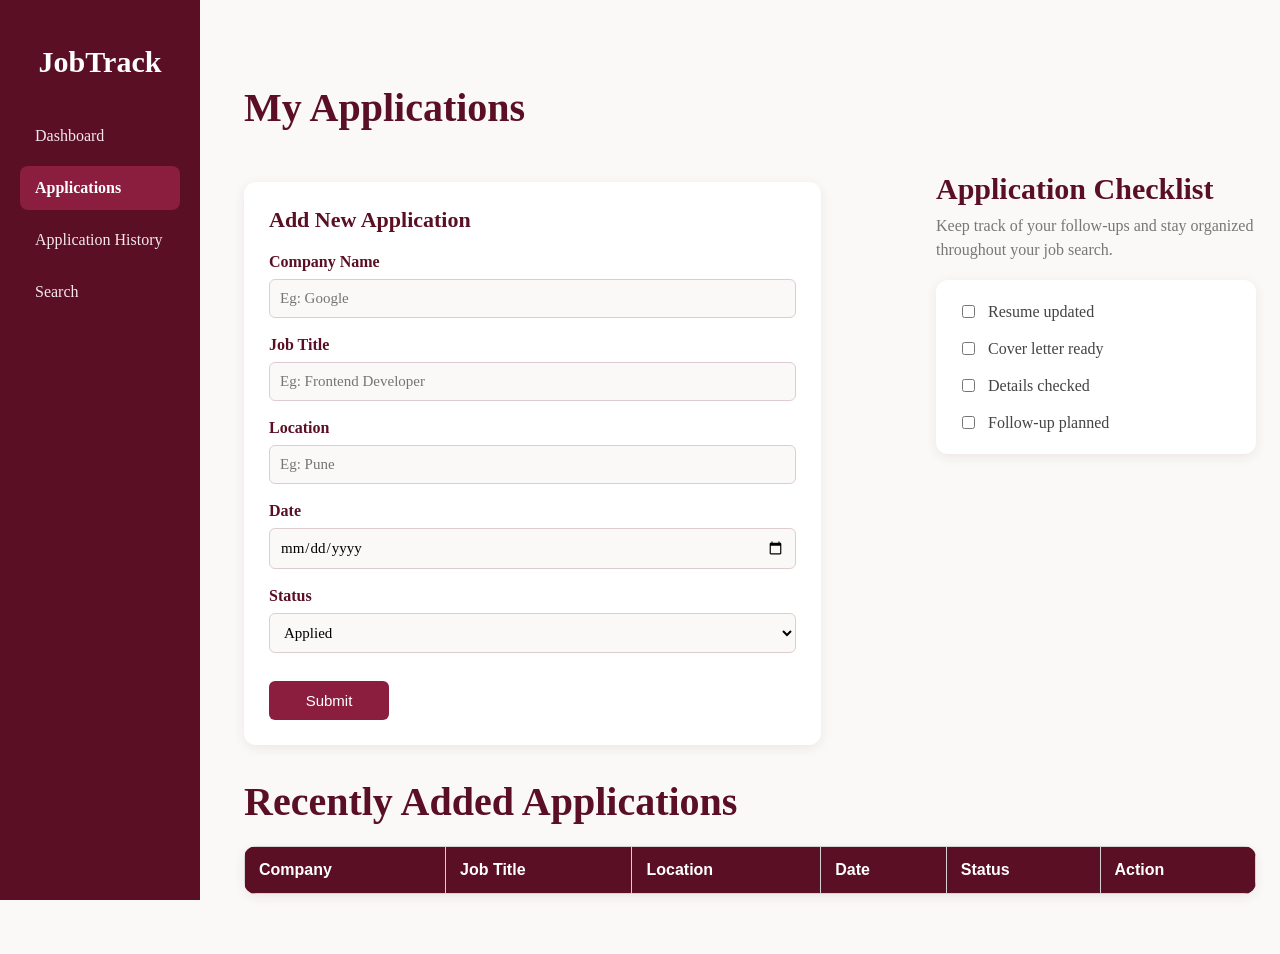
<file: application.html>
<!DOCTYPE html>
<html lang="en">
<head>
    <meta charset="UTF-8">
    <meta name="viewport" content="width=device-width, initial-scale=1.0">
    <title>JobTrack | Applications</title>
    <link rel="stylesheet" href="style.css">
</head>
<body>
     <aside class="sidebar">
    <h1>JobTrack</h1>
        <a href="index.html">Dashboard</a>
        <a href="application.html">Applications</a>
         <a href="history.html">Application History</a>
          <a href="search.html">Search</a>
</aside>
<main>
<section id="applications" class="section">
             <h2>My Applications</h2>
             <div class="application-layout">
    <form id="applicationForm" action="">
        <h3>Add New Application</h3>
        <label for="cname">Company Name </label><input type="text" id="cname" placeholder="Eg: Google" required>
        <label for="jobtitle">Job Title </label><input type="text" id="jobtitle" placeholder="Eg: Frontend Developer" required> 
        <label for="location">Location </label><input type="text" id="location" placeholder="Eg: Pune" required> 
        <label for="date">Date </label><input type="date" id="date" required> 
      <label for="status"> Status </label>
        <select id="status"> 
        <option value="Applied">Applied</option>
        <option value="Interview">Interview</option>
        <option value="Rejected">Rejected</option>
        <option value="Offer">Offer</option>
    </select>
        <button type="submit">Submit</button>
    </form>
    <div class="checklist-container">
    <h3>Application Checklist</h3>
    <p>
Keep track of your follow-ups and stay organized throughout your job search.</p>
    <div class="checklist">
        <label><input type="checkbox"> Resume updated</label>
        <label><input type="checkbox"> Cover letter ready</label>
        <label><input type="checkbox"> Details checked</label>
        <label><input type="checkbox"> Follow-up planned</label>
    </div>
</div>
    </section>
    <section id="history" class="section">
<h2 class="table-heading">Recently Added Applications</h2>
    <table id="applicationTableBody">
        <thead>
      <tr>
        <th>Company</th>
        <th>Job Title</th>
        <th>Location</th>
        <th>Date</th>
        <th>Status</th>
        <th>Action</th>
      </tr>
    </thead>
    <tbody id="applicationList">
    </tbody>
    </table> <br><br>
    </section>
</main>
        <script src="script.js"></script>
</body>
</html>
</file>
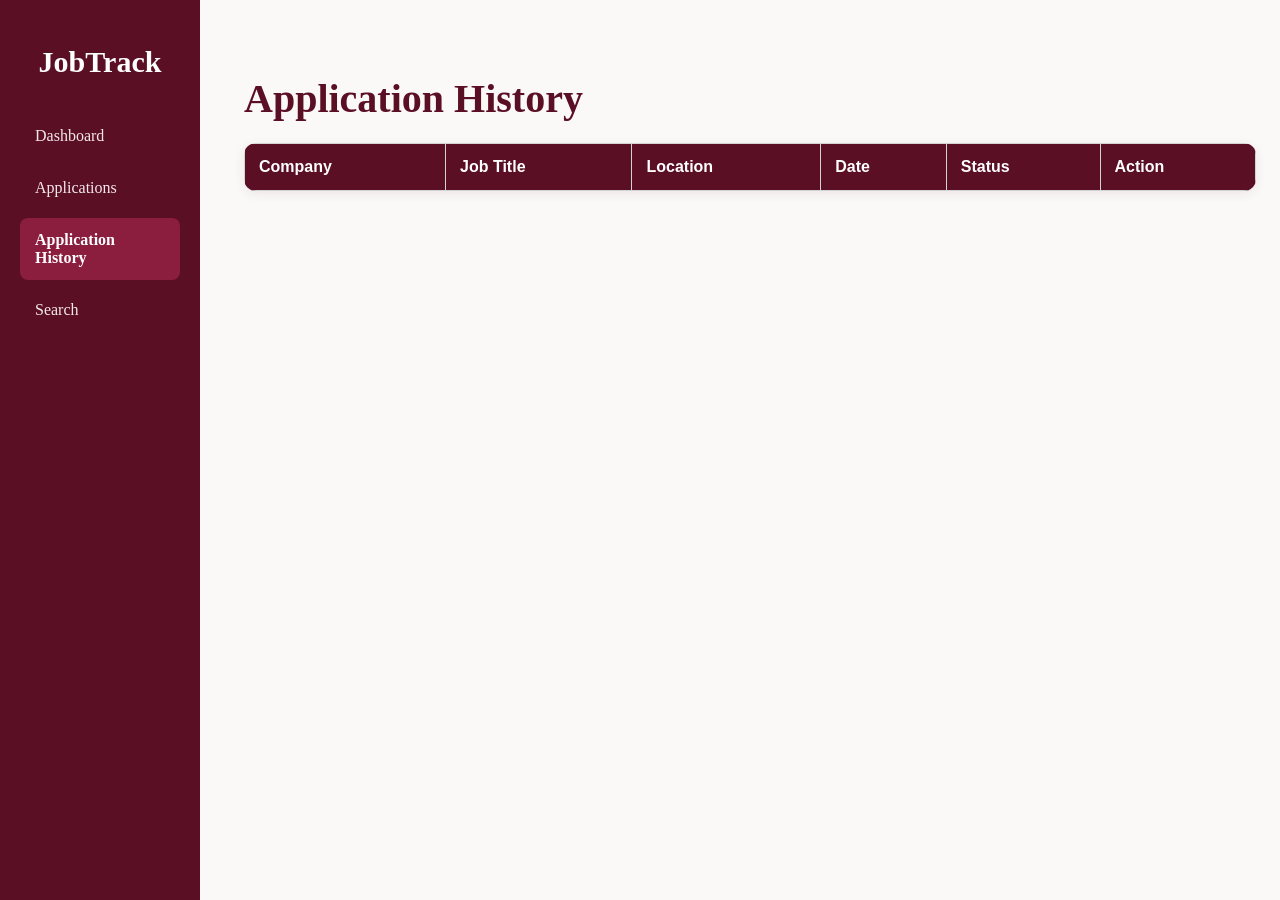
<file: history.html>
```html
<!DOCTYPE html>
<html lang="en">
<head>
    <meta charset="UTF-8">
    <meta name="viewport" content="width=device-width, initial-scale=1.0">
    <title>JobTrack | Application History</title>
    <link rel="stylesheet" href="style.css">
</head>
<body>
    <aside class="sidebar">
        <h1>JobTrack</h1>
        <a href="index.html">Dashboard</a>
        <a href="application.html">Applications</a>
        <a href="history.html" class="active">Application History</a>
        <a href="search.html">Search</a>
    </aside>

    <main>
        <section id="history" class="section">
            <h2 class="table-heading">Application History</h2>

            <table id="applicationTableBody">
                <thead>
                    <tr>
                        <th>Company</th>
                        <th>Job Title</th>
                        <th>Location</th>
                        <th>Date</th>
                        <th>Status</th>
                        <th>Action</th>
                    </tr>
                </thead>
                <tbody id="applicationList">
                </tbody>
            </table>
        </section>
    </main>

    <script src="script.js"></script>
</body>
</html>
</file>
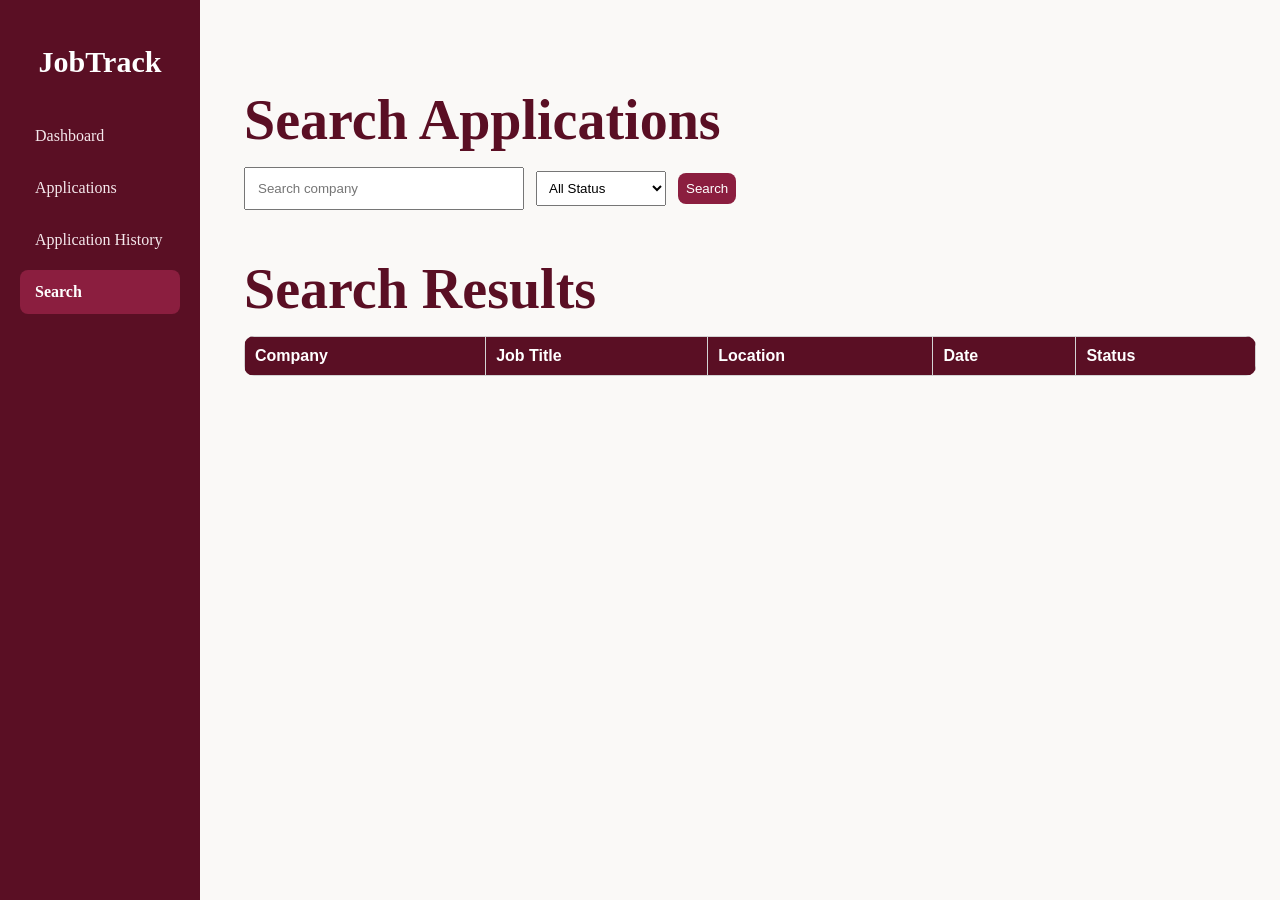
<file: search.html>
```html
<!DOCTYPE html>
<html lang="en">
<head>
    <meta charset="UTF-8">
    <meta name="viewport" content="width=device-width, initial-scale=1.0">
    <title>JobTrack | Search Applications</title>
    <link rel="stylesheet" href="style.css">
</head>
<body>
    <aside class="sidebar">
        <h1>JobTrack</h1>
        <a href="index.html">Dashboard</a>
        <a href="application.html">Applications</a>
        <a href="history.html">Application History</a>
        <a href="search.html" class="active">Search</a>
    </aside>

    <main>
        <section id="search" class="section">
            <h2 class="control-heading">Search Applications</h2>

            <div class="controls">
                <input
                    type="search"
                    class="searchBox"
                    placeholder="Search company"
                    aria-label="Search by company"
                >

                <select id="statusFilter" aria-label="Filter by status">
                    <option value="All">All Status</option>
                    <option value="Applied">Applied</option>
                    <option value="Interview">Interview</option>
                    <option value="Rejected">Rejected</option>
                    <option value="Offer">Offer</option>
                </select>

                <button type="button" id="searchButton">Search</button>
            </div>

            <h2 class="table-heading">Search Results</h2>

            <table id="searchTable">
                <thead>
                    <tr>
                        <th>Company</th>
                        <th>Job Title</th>
                        <th>Location</th>
                        <th>Date</th>
                        <th>Status</th>
                    </tr>
                </thead>
                <tbody id="searchResults">
                </tbody>
            </table>
        </section>
    </main>

    <script src="script.js"></script>
</body>
</html>
</file>
<file: style.css>
body{
    font-family:Cambria, Cochin, Georgia, Times, 'Times New Roman', serif;
    background-color: #FAF9F7;
    margin: 0;
}
html {
    scroll-behavior: smooth;
}
h1{
    font-size: 32px;
    color: white;
}
.dashboard_header h2{
    font-size: 56px;
    color: #5A0F24;
    margin-bottom: 5px;
}
.logo {
    width: 70px;
    height: 70px;
    object-fit: contain;
    margin-bottom: 5px;
}

#applications {
    padding-top: 30px;
}

#applications table {
    margin-top: 20px;
}
#applications h2 {
    color: #5A0F24;
    font-size: 36px;
}
.dashboard_header p{
    color: #666;
    font-size: 20px;
    margin-top: 0;
    max-width: 600px;
    line-height: 1.6;
}
.sidebar{
    position: fixed;
    left: 0;
    top: 0;
    width: 200px;
    height: 100vh;
    display: flex;
    flex-direction: column;
    align-items: center;
    background-color: #5A0F24;
    padding-top: 20px;
    box-sizing: border-box;
}
.sidebar h1 {
    font-size: 30px;
    color: white;
    margin-bottom: 35px;
}
.table-heading{
    color: #8B1E3F;
}
.sidebar a{
   width: 80%;
   box-sizing: border-box;
   padding: 13px 15px;
   margin-bottom: 8px;
   border-radius: 8px;
   text-decoration: none;
   color: #f5e8ec;
   font-size: 16px;
   font-family: Cambria, Cochin, Georgia, Times, 'Times New Roman', serif;
   transition: background-color 0.25s ease, padding-left 0.25s ease;
}
.sidebar a:hover {
    background-color: #7A1735;
    padding-left: 20px;
}
.sidebar a.active{
    background-color: #8B1E3F;
    color: white;
    font-weight: bold;
}
main {
    margin-left: 220px;
    padding : 24px;
    box-sizing: border-box;
    min-width: 0;
}
.stats{
    display: flex;
    padding: 10px;
    gap: 20px;
  justify-content: center;
  margin-top: 60px;
  margin-bottom: 30px;
}
.stat_icon{
    width: 80px;
    height: 80px;
    align-items: center;
}
.card_inner{
    position: relative;
    width: 100%;
    height: 100%;
    transition: transform 0.6s;
    transform-style: preserve-3d;
} 
.card_front,
.card_back{
position:absolute;
width: 100%;
height: 100%;
backface-visibility: hidden;
}
   .card_front {
    display: flex;
    flex-direction: column;
    justify-content: center;
    align-items: center;
   }
.card_back{
    transform: rotateY(180deg);
    display: flex;
    justify-content: center;
    align-items: center;
}
.card_back p{
    font-size: 80px !important;
    font-weight: bold;
    margin: 0;
    font-family: monospace;
    color: white;
}
.card_inner.flipped{
    transform: rotateY(180deg);
}
.card_front{
    display: flex;
    flex-direction: column;
    justify-content: center;
    align-items: center;
}
.box{
    background-color: #7A1735;
    color: white;
    padding: 10px;
    border-radius: 10px;
    box-shadow: 2px 2px 5px gray;
    width: 220px;
    flex-shrink: 0;
height: 200px;}
.box h2{
    font-size: 20px;
}
.box p{
    font-size: 24px;
    margin-top: 10px;
}
.box:hover{
      transform: translateY(-5px);
}
section{
    margin-top: 30px;
}
.controls{
    display: flex;
    gap: 12px;
    align-items: center;
}
.searchBox{
    width:280px;
    padding: 12px;
}
#statusFilter{
    padding: 8px;
    width: 130px;
}
section h2{
    margin-bottom: 15px;
}
.controls button{
    padding: 8px;
    background-color: #8B1E3F;
    border: none;
    border-radius: 8px;
    color: white;
}
.controls button:hover {
background-color: #5A0F24;
}
table {
width: 100%;
border-collapse: collapse;
 background-color: white;
    border-radius: 10px;
    overflow: hidden;
    margin-top: 10px;
}
th {
    border: 1px solid lightgray;
    background-color: #5A0F24;
    color: white;
    padding: 10px;
    text-align: left;
    font-family:'Segoe UI', Tahoma, Geneva, Verdana, sans-serif;
}
td {
   border: 1px solid #FDF1F4;
   padding: 12px;
   background-color: white;
}
tbody tr:hover{
    background-color: #FDF1F4;
}
td button {
    padding: 6px 10px;
    border: none;
    border-radius: 6px;
    cursor: pointer;
}
th,
td {
    text-align: left;
}
form{
    margin-top: 20px;
    margin-bottom: 40px;
    background-color: #FFFFFF;
    padding: 25px;
    width: 400px;
    border-radius: 12px;
    box-shadow: 2px 2px 8px gray;
}
form input{
    width: 200px;
    padding:8px;
    margin-bottom: 15px;
}
#status{
    padding: 8px;
    width: 200px;
    margin-bottom: 15px;
}
form label{
    display: block;
    margin-bottom: 5px;
}
form button{
    background-color: #8B1E3F;
   border-radius: 8px;
   color: white;
   padding: 8px;
   border: none;
   display: block;
   margin-top: 10px;
   width: 120px;
}
form button:hover{
    background-color:#5A0F24;
}
form h3 {
    color: #5A0F24;
    font-size: 22px;
    margin-top: 0;
    margin-bottom: 20px;
}
form input:focus,
form select:focus {
    outline: none;
    border: 2px solid #8B1E3F;
}
form input,
form select {
    background-color: #FAF9F7;
    border: 1px solid #D1D5DB;
    border-radius: 6px;
}
form button {
    transition: background-color 0.3s ease;
}
form button:hover {
    background-color: #5A0F24;
}
.status{
    padding: 5px 10px;
    border-radius: 20px;
    font-size: 13px;
}
#history h2,
#search h2 {
    color: #5A0F24;
    font-size: 56px;
}
.dashboard-widgets {
    display: grid;
    grid-template-columns: repeat(2, minmax(0, 1fr));
    gap: 24px;
    margin: 30px 0;
}

.dashboard-panel {
    background-color: #FFFFFF;
    padding: 22px;
    border-radius: 12px;
    box-shadow: 0 3px 12px rgba(90, 15, 36, 0.08);
    min-width: 0;
}

.dashboard-panel h2 {
    color: #5A0F24;
    font-size: 22px;
    margin: 0;
}

.panel-description {
    color: #777777;
    font-size: 14px;
    line-height: 1.5;
    margin: 8px 0 18px;
}

.panel-header {
    display: flex;
    align-items: center;
    justify-content: space-between;
    gap: 12px;
}

.panel-header a {
    color: #8B1E3F;
    text-decoration: none;
    font-size: 14px;
    font-weight: bold;
}

.panel-header a:hover {
    text-decoration: underline;
}

.chart-container {
    position: relative;
    width: 100%;
    max-width: 320px;
    height: 250px;
    margin: 0 auto;
}

.table-wrapper {
    overflow-x: auto;
}

.history-panel {
    grid-column: 1 / -1;
}

.history-summary {
    display: grid;
    grid-template-columns: repeat(3, minmax(0, 1fr));
    gap: 16px;
}

.history-summary div {
    background-color: #FDF1F4;
    padding: 18px;
    border-radius: 8px;
    display: flex;
    flex-direction: column;
    gap: 8px;
}

.history-summary span {
    font-size: 14px;
    color: #666666;
}

.history-summary strong {
    font-size: 26px;
    color: #5A0F24;
}

@media (max-width: 1000px) {
    .dashboard-widgets {
        grid-template-columns: 1fr;
    }

    .history-panel {
        grid-column: auto;
    }
}

@media (max-width: 600px) {
    .history-summary {
        grid-template-columns: 1fr;
    }
}
.status-badge {
    display: inline-block;
    padding: 5px 10px;
    border-radius: 20px;
    font-size: 13px;
    font-weight: bold;
    white-space: nowrap;
}

.status-applied {
    background-color: #FDF1F4;
    color: #8B1E3F;
}

.status-interview {
    background-color: #FFF1CC;
    color: #805B00;
}

.status-rejected {
    background-color: #EEEEEE;
    color: #555555;
}

.status-offer {
    background-color: #E2F4E8;
    color: #216E3A;
}

/* Applications page */
#applicationForm {
    background-color: #FFFFFF;
    padding: 25px;
    border-radius: 12px;
    box-shadow: 0 3px 12px rgba(90, 15, 36, 0.08);
    flex: 1;
    max-width: 600px;
    margin-bottom: 0;
    box-sizing: border-box;
}

#applicationForm h3 {
    color: #5A0F24;
    margin-top: 0;
    margin-bottom: 20px;
}

#applicationForm label {
    display: block;
    margin-bottom: 8px;
    font-weight: bold;
    color: #5A0F24;
}

#applicationForm input,
#applicationForm select {
    width: 100%;
    padding: 10px;
    margin-bottom: 18px;
    border: 1px solid #DDCDD2;
    border-radius: 6px;
    box-sizing: border-box;
    font-family: inherit;
    font-size: 15px;
}

#applicationForm input:focus,
#applicationForm select:focus {
    outline: none;
    border-color: #8B1E3F;
}

#applicationForm button {
    background-color: #8B1E3F;
    color: white;
    padding: 11px 24px;
    border: none;
    border-radius: 6px;
    cursor: pointer;
    font-size: 15px;
}

#applicationForm button:hover {
    background-color: #5A0F24;
}

.application-layout {
    display: flex;
    align-items: flex-start;
    gap: 80px;
}

.checklist-container {
    flex: 0 0 320px;
    margin-top: 10px;
    margin-left: 35px;
}

.checklist-container h3 {
    color: #5A0F24;
    font-family: Cambria, Cochin, Georgia, Times, 'Times New Roman', serif;
    font-size: 30px;
    margin: 0 0 8px;
}

.checklist-container p {
    color: #777777;
    font-size: 16px;
    line-height: 1.5;
    margin: 0 0 18px;
}

.checklist {
    background-color: #FFFFFF;
    padding: 22px;
    border-radius: 12px;
    box-shadow: 0 3px 12px rgba(90, 15, 36, 0.08);
    box-sizing: border-box;
}

.checklist label {
    display: flex;
    align-items: center;
    gap: 10px;
    margin-bottom: 18px;
    color: #444444;
}

.checklist label:last-child {
    margin-bottom: 0;
}

.checklist input {
    accent-color: #8B1E3F;
}

#applications > h2 {
    font-family: Cambria, Cochin, Georgia, Times, 'Times New Roman', serif;
    font-size: 40px;
    margin-top: 0;
    margin-bottom: 30px;
}
#history table {
    margin-top: 20px;
    border-radius: 12px;
    box-shadow: 0 3px 12px rgba(90, 15, 36, 0.08);
}

#history th {
    padding: 14px;
}

#history td {
    padding: 14px;
}
#history h2,
#search h2 {
    color: #5A0F24;
    font-size: 56px;
}
#applications > h2,
#history .table-heading {
    font-size: 40px;
    line-height: 1.2;
}
</file>
